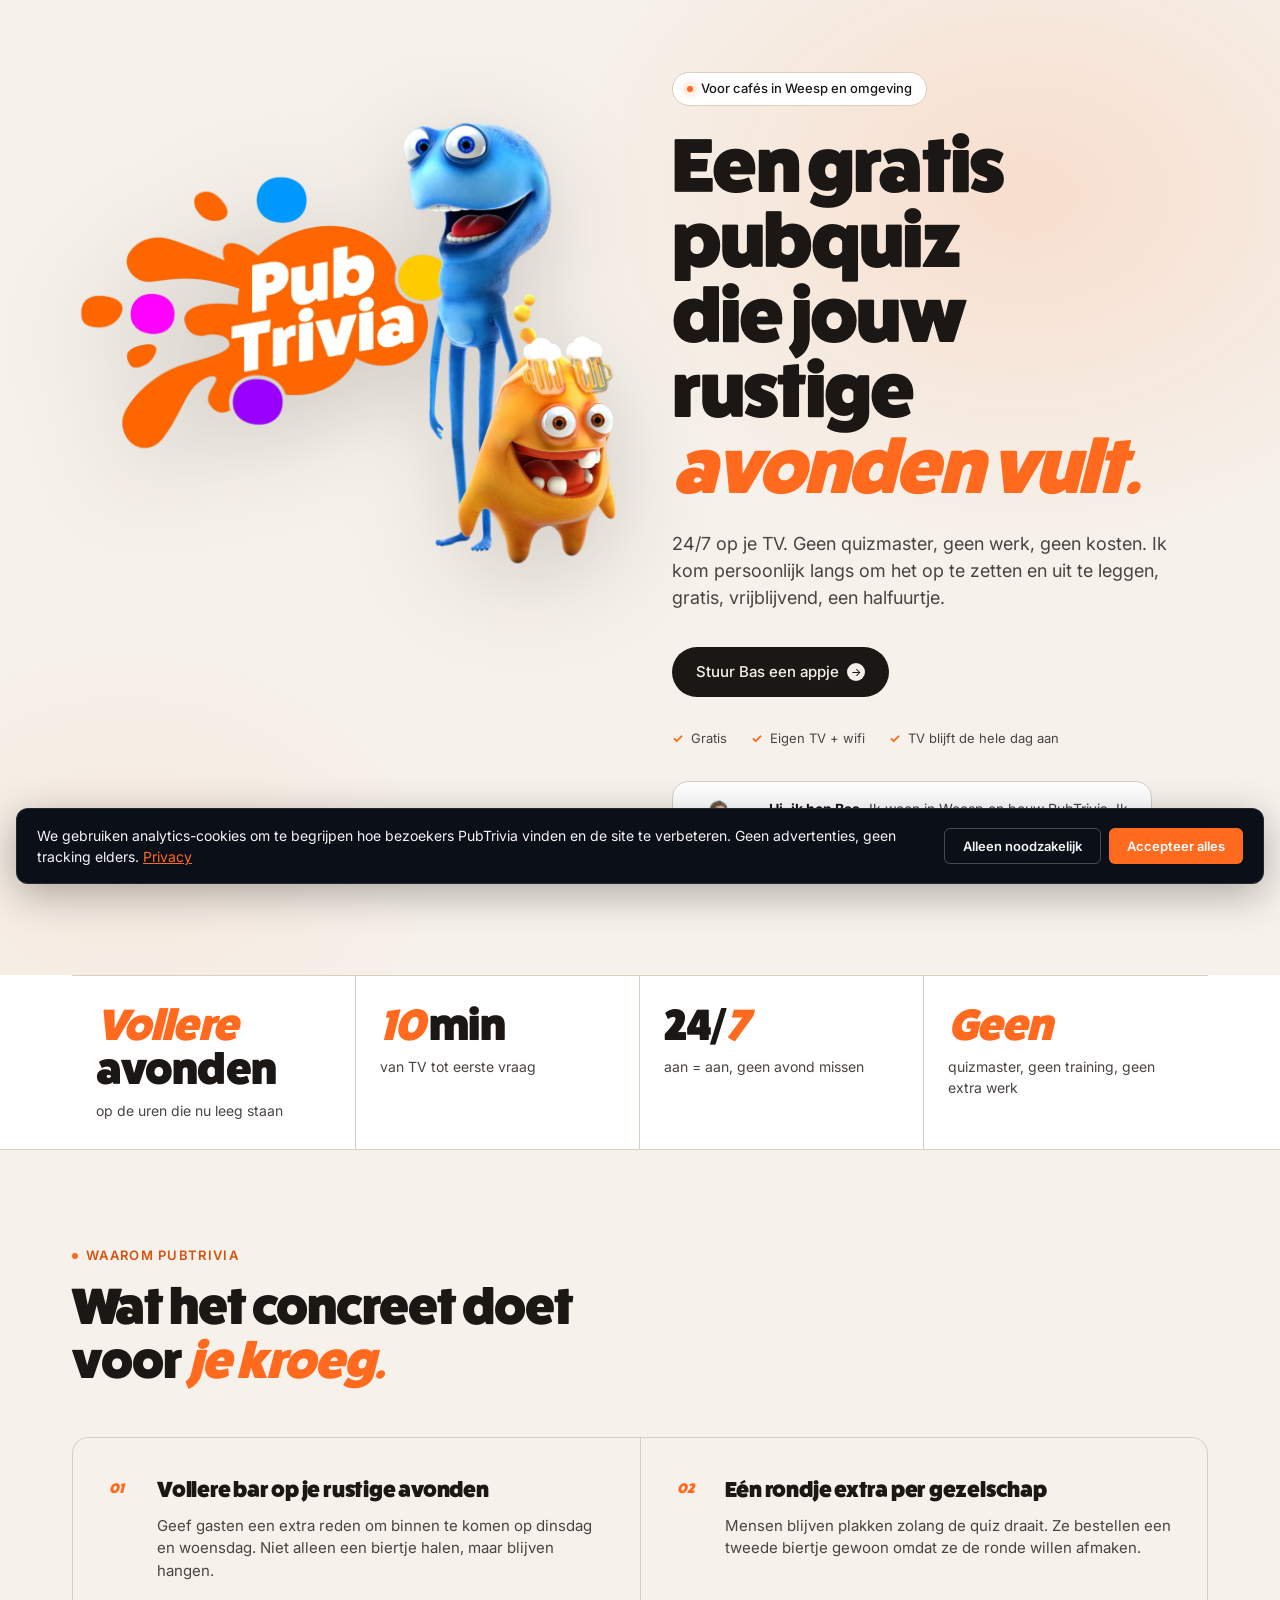
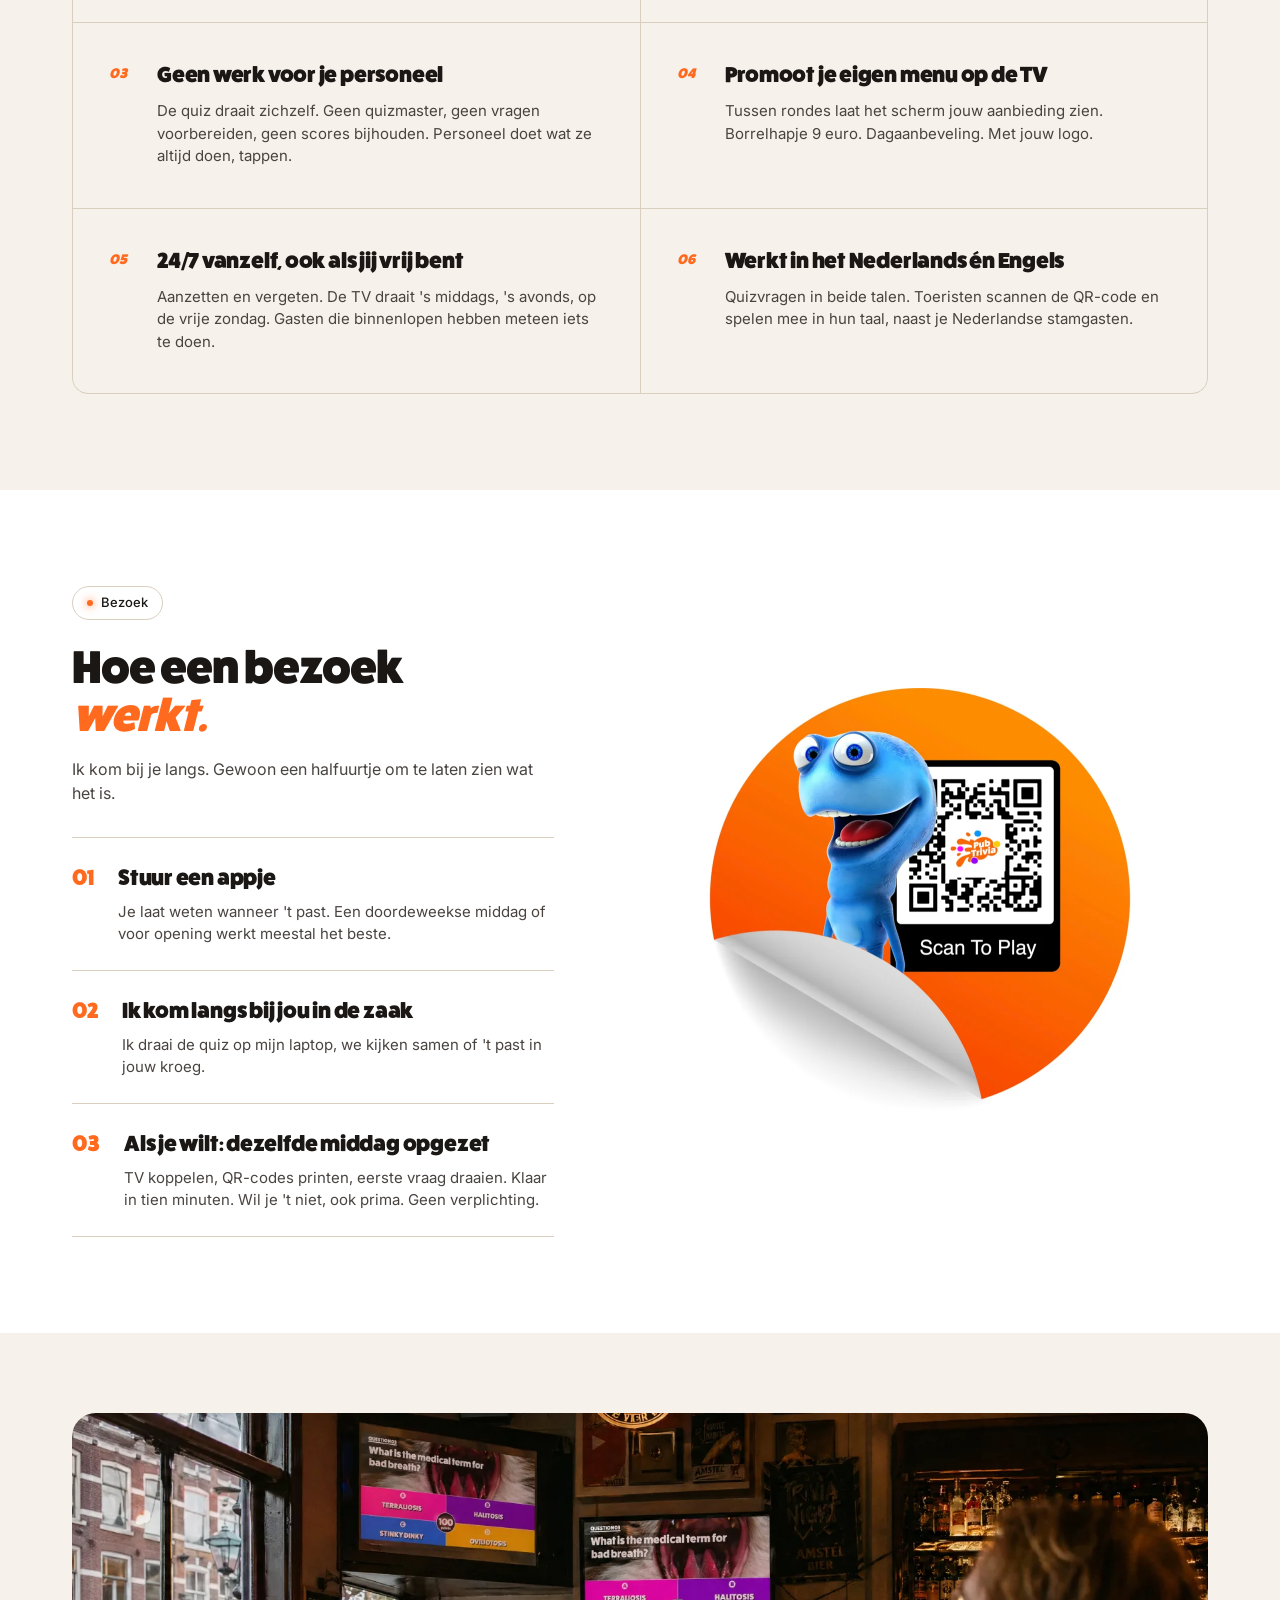
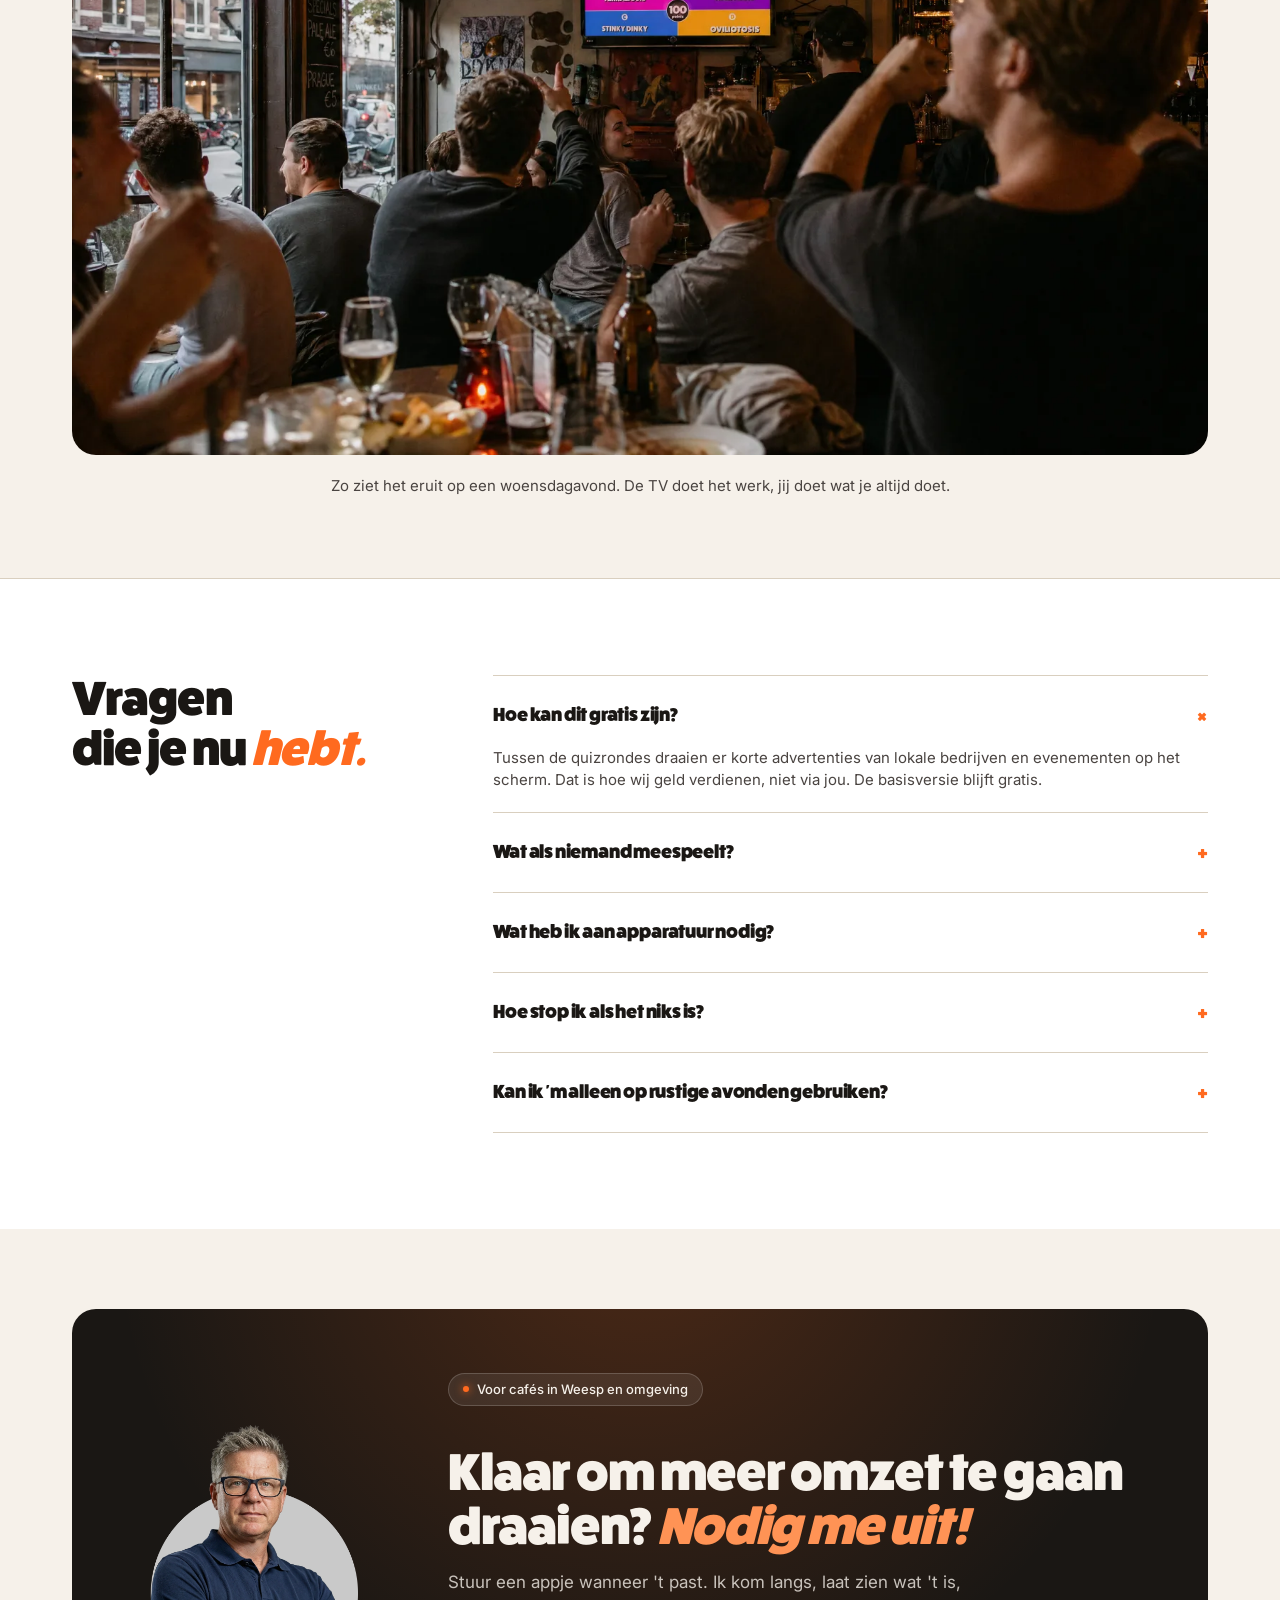
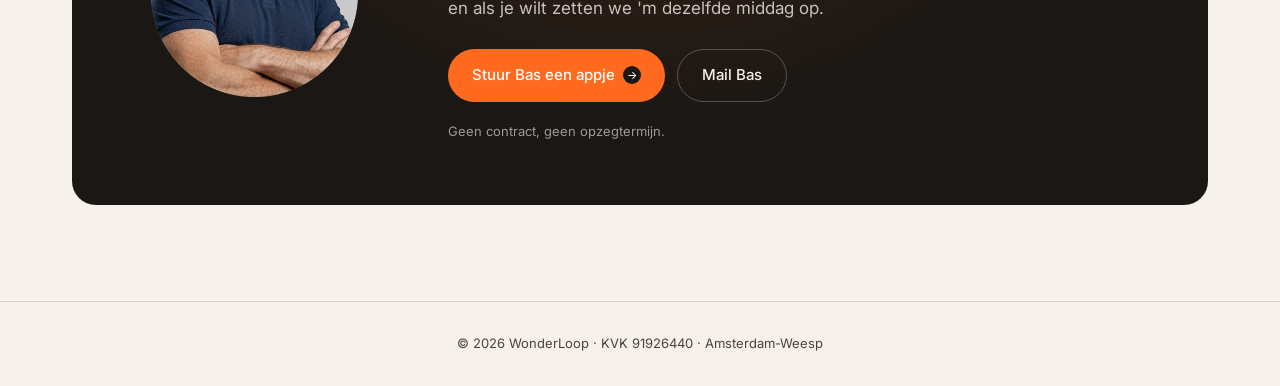
<file: PubTrivia Website/cafe/index.html>
<!DOCTYPE html>
<html lang="nl">
<head>
  <meta charset="UTF-8">
  <meta name="viewport" content="width=device-width, initial-scale=1">
  <title>Gratis pubquiz voor je café in Weesp — PubTrivia komt langs</title>
  <meta name="description" content="Een gratis pubquiz voor cafés in Weesp en omgeving. 24/7 op je TV, geen quizmaster, geen werk. Bas komt persoonlijk langs voor een demo.">
  <meta name="robots" content="index,follow">
  <link rel="icon" type="image/png" href="../assets/favicon.png">
  <link rel="apple-touch-icon" href="../assets/apple-touch-icon.png">
  <link rel="canonical" href="https://pub-trivia.nl/cafe">

  <meta property="og:type" content="website">
  <meta property="og:site_name" content="PubTrivia">
  <meta property="og:locale" content="nl_NL">
  <meta property="og:title" content="Gratis pubquiz voor je café in Weesp — PubTrivia komt langs">
  <meta property="og:description" content="Een gratis pubquiz voor cafés in Weesp en omgeving. 24/7 op je TV, geen quizmaster, geen werk.">
  <meta property="og:url" content="https://pub-trivia.nl/cafe">
  <meta property="og:image" content="https://pub-trivia.nl/assets/og-image.png">
  <meta property="og:image:width" content="1200">
  <meta property="og:image:height" content="630">
  <meta name="twitter:card" content="summary_large_image">
  <meta name="theme-color" content="#ff6a1f">
  <meta name="geo.region" content="NL">
  <meta name="geo.placename" content="Amsterdam-Weesp">

  <link rel="preconnect" href="https://fonts.googleapis.com">
  <link rel="preconnect" href="https://fonts.gstatic.com" crossorigin>
  <link rel="preload" href="https://fonts.googleapis.com/css2?family=Inter:wght@400;500;600;700&family=JetBrains+Mono:wght@400;500&display=swap" as="style" onload="this.onload=null;this.rel='stylesheet'">
  <noscript><link href="https://fonts.googleapis.com/css2?family=Inter:wght@400;500;600;700&family=JetBrains+Mono:wght@400;500&display=swap" rel="stylesheet"></noscript>
  <link rel="stylesheet" href="../styles/shared.css">

  <script type="application/ld+json">
  {
    "@context": "https://schema.org",
    "@graph": [
      {
        "@type": "Organization",
        "@id": "https://pub-trivia.nl/#wonderloop",
        "name": "WonderLoop",
        "url": "https://wonderloop.nl",
        "email": "info@pub-trivia.nl",
        "telephone": "+31681025396",
        "logo": "https://pub-trivia.nl/assets/pubtrivia-logo.png"
      },
      {
        "@type": "WebPage",
        "@id": "https://pub-trivia.nl/cafe#page",
        "url": "https://pub-trivia.nl/cafe",
        "name": "Gratis pubquiz voor je café in Weesp — PubTrivia komt langs",
        "description": "Een gratis pubquiz voor cafés in Weesp en omgeving. 24/7 op je TV, geen quizmaster, geen werk. Bas komt persoonlijk langs voor een demo.",
        "inLanguage": "nl-NL",
        "isPartOf": { "@id": "https://pub-trivia.nl/#website" }
      },
      {
        "@type": "FAQPage",
        "@id": "https://pub-trivia.nl/cafe#faq",
        "inLanguage": "nl-NL",
        "mainEntity": [
          {
            "@type": "Question",
            "name": "Hoe kan dit gratis zijn?",
            "acceptedAnswer": {
              "@type": "Answer",
              "text": "Tussen de quizrondes draaien er korte advertenties van lokale bedrijven en evenementen op het scherm. Dat is hoe wij geld verdienen, niet via jou. De basisversie blijft gratis."
            }
          },
          {
            "@type": "Question",
            "name": "Wat als niemand meespeelt?",
            "acceptedAnswer": {
              "@type": "Answer",
              "text": "De TV laat ook zonder spelers vragen, weetjes en jouw eigen aanbiedingen zien. Vaak begint één tafel, daarna volgt de rest."
            }
          },
          {
            "@type": "Question",
            "name": "Wat heb ik aan apparatuur nodig?",
            "acceptedAnswer": {
              "@type": "Answer",
              "text": "Een TV met HDMI-ingang en wifi. Wij leveren een TV stick waarmee het meteen werkt."
            }
          },
          {
            "@type": "Question",
            "name": "Hoe stop ik als het niks is?",
            "acceptedAnswer": {
              "@type": "Answer",
              "text": "Eén appje, ik kom 'm ophalen of je trekt de stekker eruit. Geen contract, geen opzegtermijn, geen kosten."
            }
          },
          {
            "@type": "Question",
            "name": "Kan ik 'm alleen op rustige avonden gebruiken?",
            "acceptedAnswer": {
              "@type": "Answer",
              "text": "Ja. Zet de TV gewoon uit op de avonden dat je 'm niet wilt. De quiz pakt vanzelf weer op als je 'm weer aanzet."
            }
          }
        ]
      }
    ]
  }
  </script>

  <style>
    html, body { margin: 0; padding: 0; background: #f0eee9; }
    .pt-root { width: 100%; }

    /* === Begin .pt-d namespace — kopie van homepage index.html === */
    .pt-d {
      --ink: #1a1714;
      --ink-soft: #4a4441;
      --paper: #f6f1ea;
      --paper-2: #fff;
      --paper-warm: #ede5d6;
      --line: #d9cfbf;
      --line-2: #c8bca6;
      --accent: #ff6a1f;
      --accent-deep: #d6520f;
      --accent-soft: #ffe8d6;
      --green: #1a8f4a;
      font-family: 'Inter', -apple-system, BlinkMacSystemFont, system-ui, sans-serif;
      color: var(--ink);
      background: var(--paper);
      line-height: 1.5;
      -webkit-font-smoothing: antialiased;
      font-size: 16px;
    }
    .pt-d .wrap { max-width: 1200px; margin: 0 auto; padding: 0 32px; }
    .pt-d .mono { font-family: 'JetBrains Mono', 'SF Mono', ui-monospace, monospace; }
    .pt-d .serif { font-family: 'Fat Frank', system-ui, sans-serif; }

    /* NAV — sticky */
    .pt-d .nav {
      position: sticky; top: 0; z-index: 50;
      backdrop-filter: blur(14px); background: rgba(246,241,234,0.78);
      border-bottom: 1px solid var(--line);
    }
    .pt-d .nav-inner {
      display: flex; align-items: center; justify-content: space-between;
      padding: 4px 32px; max-width: 1200px; margin: 0 auto;
    }
    .pt-d .logo { display: flex; align-items: center; gap: 10px; font-family: 'Fat Frank', sans-serif; font-size: 20px; text-decoration: none; color: inherit; }
    .pt-d .logo-img { height: 88px; width: auto; display: block; margin: -16px 0; }
    .pt-d .logo-mark {
      width: 30px; height: 30px; border-radius: 50%; background: var(--accent);
      display: flex; align-items: center; justify-content: center; color: white;
      font-size: 14px; font-family: 'Fat Frank', sans-serif;
    }
    .pt-d .nav-links { display: flex; gap: 32px; font-size: 14px; color: var(--ink-soft); }
    .pt-d .nav-links a:hover { color: var(--ink); }
    .pt-d .nav-cta-row { display: flex; gap: 10px; align-items: center; }
    .pt-d .lang-switch { display: inline-flex; align-items: center; gap: 6px; padding: 6px 10px; border: 1px solid var(--line); border-radius: 999px; background: white; transition: border-color 0.15s; }
    .pt-d .lang-switch:hover { border-color: var(--ink-soft); }
    .pt-d .lang-switch img { width: 18px; height: 18px; border-radius: 50%; object-fit: cover; display: block; }
    .pt-d .lang-switch span { font-size: 12px; font-weight: 600; color: var(--ink); letter-spacing: 0.04em; }

    /* BUTTONS */
    .pt-d .btn {
      display: inline-flex; align-items: center; gap: 8px;
      padding: 12px 18px; border-radius: 100px; border: none;
      font-size: 14px; font-weight: 500;
      transition: all 180ms cubic-bezier(.4,0,.2,1);
    }
    .pt-d .btn-primary { background: var(--ink); color: var(--paper); }
    .pt-d .btn-primary:hover { background: var(--accent); transform: translateY(-1px); }
    .pt-d .btn-ghost { background: transparent; color: var(--ink); border: 1px solid var(--line-2); }
    .pt-d .btn-ghost:hover { background: white; border-color: var(--ink); }
    .pt-d .btn-lg { padding: 14px 24px; font-size: 15px; }
    .pt-d .btn-arrow {
      width: 18px; height: 18px; border-radius: 50%;
      background: var(--accent); color: white; display: inline-flex;
      align-items: center; justify-content: center; font-size: 11px;
    }
    .pt-d .btn-primary .btn-arrow { background: var(--paper); color: var(--ink); }

    /* HERO */
    .pt-d .hero {
      position: relative; overflow: hidden;
      padding: 72px 0 96px;
      background:
        radial-gradient(ellipse 60% 60% at 80% 20%, rgba(255,106,31,0.14) 0%, transparent 60%),
        radial-gradient(ellipse 40% 40% at 10% 90%, rgba(255,106,31,0.06) 0%, transparent 60%);
    }
    .pt-d .hero-grid {
      display: grid; grid-template-columns: 1fr 1fr; gap: 64px; align-items: center;
    }
    /* /cafe/ specific: visueel kolom-swap (DOM blijft tekst-eerst voor SEO/screenreader) */
    .pt-d .hero-grid > div:first-child { order: 2; }
    .pt-d .hero-grid > div:last-child { order: 1; align-self: start; margin-top: 35px; }
    .pt-d .pill {
      display: inline-flex; align-items: center; gap: 8px;
      background: white; border: 1px solid var(--line);
      color: var(--ink); padding: 6px 14px; border-radius: 100px;
      font-size: 13px; font-weight: 500; margin-bottom: 24px;
    }
    .pt-d .pill::before {
      content: ''; width: 6px; height: 6px; border-radius: 50%;
      background: var(--accent); box-shadow: 0 0 8px var(--accent);
      animation: ptDPulse 2s ease infinite;
    }
    @keyframes ptDPulse {
      0%, 100% { opacity: 1; } 50% { opacity: 0.4; }
    }
    .pt-d .hero h1 {
      font-family: 'Fat Frank', system-ui, sans-serif;
      font-weight: 400;
      font-size: clamp(48px, 6vw, 80px);
      line-height: 0.98; letter-spacing: -0.025em;
      margin-bottom: 24px;
    }
    .pt-d .hero h1 em { color: var(--accent); }
    .pt-d .hero p.lead {
      font-size: 18px; color: var(--ink-soft);
      max-width: 560px; margin-bottom: 36px;
    }
    .pt-d .hero-cta { display: flex; gap: 12px; align-items: center; flex-wrap: wrap; }
    .pt-d .hero-meta {
      margin-top: 32px; display: flex; gap: 20px 24px;
      font-size: 13px; color: var(--ink-soft);
      flex-wrap: wrap;
    }
    .pt-d .hero-meta-item { display: flex; align-items: center; gap: 8px; }
    .pt-d .hero-meta-item::before {
      content: '✓'; color: var(--accent); font-weight: bold;
    }

    /* HERO CARD — ROI mockup */
    .pt-d .roi-card {
      background: white;
      border: 1px solid var(--line);
      border-radius: 20px; padding: 32px;
      box-shadow: 0 30px 80px rgba(26,23,20,0.10);
      position: relative;
    }
    .pt-d .roi-card-head {
      display: flex; justify-content: space-between; align-items: center;
      padding-bottom: 16px; border-bottom: 1px solid var(--line);
      margin-bottom: 20px;
    }
    .pt-d .roi-card-title { font-size: 13px; color: var(--ink-soft); text-transform: uppercase; letter-spacing: 0.08em; }
    .pt-d .roi-card-live { display: flex; align-items: center; gap: 6px; font-size: 12px; color: var(--accent-deep); font-weight: 600; }
    .pt-d .roi-card-live::before {
      content: ''; width: 6px; height: 6px; border-radius: 50%;
      background: var(--accent); animation: ptDPulse 2s infinite;
    }
    .pt-d .roi-row { display: flex; justify-content: space-between; padding: 12px 0; border-bottom: 1px solid var(--line); font-size: 14px; }
    .pt-d .roi-row:last-of-type { border-bottom: none; }
    .pt-d .roi-row span:first-child { color: var(--ink-soft); }
    .pt-d .roi-row span:last-child { font-family: 'JetBrains Mono', monospace; }
    .pt-d .roi-total {
      margin-top: 20px; padding-top: 20px; border-top: 2px solid var(--ink);
      display: flex; justify-content: space-between; align-items: baseline;
    }
    .pt-d .roi-total-label { font-size: 14px; color: var(--ink-soft); }
    .pt-d .roi-total-value {
      font-family: 'Fat Frank', system-ui, sans-serif;
      font-weight: 400;
      font-size: 48px; color: var(--accent); line-height: 1;
      letter-spacing: -0.02em;
    }
    .pt-d .roi-mascot {
      position: absolute; right: -32px; top: -52px; width: 130px;
      transform: rotate(8deg);
      filter: drop-shadow(0 12px 24px rgba(26,23,20,0.18));
    }
    .pt-d .roi-bars { margin-top: 20px; display: flex; align-items: flex-end; gap: 6px; height: 56px; }
    .pt-d .roi-bar { flex: 1; background: var(--accent-soft); border-radius: 4px; }
    .pt-d .roi-bar.full { background: var(--accent); }

    /* QUICK FACTS */
    .pt-d .facts {
      display: grid; grid-template-columns: repeat(4, 1fr); gap: 0;
      border-top: 1px solid var(--line);
      background: white;
    }
    .pt-d .fact { padding: 28px 24px; border-right: 1px solid var(--line); }
    .pt-d .fact:last-child { border-right: none; }
    .pt-d .fact-num {
      font-family: 'Fat Frank', system-ui, sans-serif;
      font-weight: 400;
      font-size: 44px; line-height: 1; margin-bottom: 8px;
      letter-spacing: -0.02em;
    }
    .pt-d .fact-num em { font-style: italic; color: var(--accent); }
    .pt-d .fact-label { font-size: 14px; color: var(--ink-soft); }

    /* TRUST */
    .pt-d .trust { padding: 40px 0; border-top: 1px solid var(--line); border-bottom: 1px solid var(--line); background: white; }
    .pt-d .trust-inner {
      display: flex; align-items: center; gap: 48px;
      justify-content: space-between; flex-wrap: wrap;
    }
    .pt-d .trust-label { font-size: 13px; color: var(--ink-soft); text-transform: uppercase; letter-spacing: 0.1em; flex-shrink: 0; }
    .pt-d .trust-logos { display: flex; gap: 40px; align-items: center; flex-wrap: wrap; }
    .pt-d .trust-logo { font-family: 'Fat Frank', serif; font-size: 22px; color: var(--ink-soft); opacity: 0.75; transition: opacity 200ms; }
    .pt-d .trust-logo:hover { opacity: 1; color: var(--ink); }
    .pt-d .trust-logo.serif { font-family: 'Fat Frank', system-ui, sans-serif; font-weight: 500; }
    .pt-d .trust-logo.upper { text-transform: uppercase; letter-spacing: 0.12em; font-size: 16px; font-family: 'Inter', sans-serif; font-weight: 600; }

    /* STATS */
    .pt-d .stats {
      padding: 96px 0;
      border-bottom: 1px solid var(--line);
    }
    .pt-d .stats-head { text-align: center; margin-bottom: 56px; }
    .pt-d .stats-head h2 {
      font-family: 'Fat Frank', system-ui, sans-serif;
      font-weight: 400;
      font-size: clamp(36px, 4.4vw, 56px);
      line-height: 1.05; letter-spacing: -0.02em;
    }
    .pt-d .stats-head h2 em { color: var(--accent); }
    .pt-d .stats-head p { color: var(--ink-soft); margin-top: 16px; max-width: 720px; margin-left: auto; margin-right: auto; }
    .pt-d .stats-grid { display: grid; grid-template-columns: repeat(3, 1fr); gap: 24px; }
    .pt-d .stat-card {
      background: white; border: 1px solid var(--line);
      border-radius: 16px; padding: 32px;
      transition: all 200ms;
    }
    .pt-d .stat-card:hover { border-color: var(--ink); transform: translateY(-2px); }
    .pt-d .stat-num {
      font-family: 'Fat Frank', system-ui, sans-serif;
      font-weight: 400;
      font-size: 64px; line-height: 1;
      color: var(--accent); margin-bottom: 12px;
      letter-spacing: -0.02em;
    }
    .pt-d .stat-num .unit { font-size: 32px; opacity: 0.7; font-style: normal; }
    .pt-d .stat-label { font-weight: 600; margin-bottom: 8px; }
    .pt-d .stat-sub { font-size: 14px; color: var(--ink-soft); }

    /* HOW */
    .pt-d .how { padding: 96px 0; background: white; }
    .pt-d .how-grid { display: grid; grid-template-columns: 0.9fr 1.1fr; gap: 64px; align-items: center; }
    .pt-d .how-grid h2 {
      font-family: 'Fat Frank', system-ui, sans-serif; font-weight: 400;
      font-size: clamp(32px, 3.6vw, 48px); line-height: 1.05;
      letter-spacing: -0.02em; margin-bottom: 16px;
    }
    .pt-d .how-grid h2 em { color: var(--accent); }
    .pt-d .step-list { list-style: none; counter-reset: step; }
    .pt-d .step-item {
      counter-increment: step;
      padding: 24px 0; border-top: 1px solid var(--line);
      display: grid; grid-template-columns: auto 1fr; gap: 24px; align-items: start;
    }
    .pt-d .step-item:last-child { border-bottom: 1px solid var(--line); }
    .pt-d .step-item::before {
      content: '0' counter(step);
      font-family: 'Fat Frank', system-ui, sans-serif;
      font-size: 22px; color: var(--accent); padding-top: 0;
    }
    .pt-d .step-item h3 {
      font-family: 'Fat Frank', system-ui, sans-serif; font-weight: 500;
      font-size: 22px; margin-bottom: 6px; letter-spacing: -0.01em;
    }
    .pt-d .step-item p { color: var(--ink-soft); font-size: 15px; }
    .pt-d .how-visual {
      aspect-ratio: 4/3.2;
      display: flex; align-items: center; justify-content: center;
      position: relative;
    }
    .pt-d .how-sticker {
      width: 92%; max-width: 460px; height: auto; display: block;
    }

    /* FEATURES */
    .pt-d .features { padding: 96px 0; border-top: 1px solid var(--line); }
    .pt-d .features-head { margin-bottom: 48px; }
    .pt-d .features-eyebrow {
      font-size: 13px; color: var(--accent-deep); font-weight: 600;
      letter-spacing: 0.1em; text-transform: uppercase;
      display: flex; align-items: center; gap: 8px; margin-bottom: 16px;
    }
    .pt-d .features-eyebrow::before {
      content: ''; display: inline-block; width: 6px; height: 6px;
      border-radius: 50%; background: var(--accent);
    }
    .pt-d .features-head h2 {
      font-family: 'Fat Frank', system-ui, sans-serif; font-weight: 400;
      font-size: clamp(36px, 4vw, 56px);
      line-height: 1.05; letter-spacing: -0.02em; max-width: 720px;
    }
    .pt-d .features-head h2 em { color: var(--accent); font-style: italic; }
    .pt-d .features-sub {
      margin-top: 18px; font-size: 15px; color: var(--ink-soft); max-width: 600px;
    }
    .pt-d .benefits-grid {
      display: grid; grid-template-columns: repeat(2, 1fr); gap: 1px;
      background: var(--line); border: 1px solid var(--line); border-radius: 16px; overflow: hidden;
    }
    .pt-d .benefit {
      background: var(--paper); padding: 36px 36px 40px;
      display: flex; gap: 20px; transition: background 150ms;
    }
    .pt-d .benefit:hover { background: white; }
    .pt-d .benefit-num {
      font-family: 'Fat Frank', system-ui, sans-serif;
      font-size: 14px; font-style: italic; color: var(--accent);
      flex-shrink: 0; padding-top: 4px; min-width: 28px;
    }
    .pt-d .benefit h3 {
      font-family: 'Fat Frank', system-ui, sans-serif;
      font-weight: 500; font-size: 22px; margin-bottom: 8px;
      letter-spacing: -0.01em;
    }
    .pt-d .benefit p { color: var(--ink-soft); font-size: 15px; line-height: 1.5; }
    .pt-d .feat {
      background: white; border: 1px solid var(--line);
      border-radius: 14px; padding: 28px;
      transition: all 200ms;
    }
    .pt-d .feat:hover { border-color: var(--ink); transform: translateY(-2px); }
    .pt-d .feat-tag {
      display: inline-block; font-family: 'JetBrains Mono', monospace; font-size: 11px;
      color: var(--accent-deep); background: var(--accent-soft); padding: 4px 8px; border-radius: 4px;
      margin-bottom: 16px;
    }
    .pt-d .feat h3 {
      font-family: 'Fat Frank', system-ui, sans-serif; font-weight: 500;
      font-size: 20px; margin-bottom: 8px; letter-spacing: -0.01em;
    }
    .pt-d .feat p { color: var(--ink-soft); font-size: 14px; }

    /* QUOTES */
    .pt-d .quote-row {
      padding: 96px 0;
      border-top: 1px solid var(--line);
    }
    .pt-d .quote-row .wrap > div { display: grid; grid-template-columns: repeat(2, 1fr); gap: 24px; }
    .pt-d .quote-card {
      padding: 32px; border: 1px solid var(--line); border-radius: 16px;
      background: white;
    }
    .pt-d .quote-stars { color: var(--accent); margin-bottom: 16px; font-size: 14px; letter-spacing: 4px; }
    .pt-d .quote-card blockquote {
      font-family: 'Fat Frank', system-ui, sans-serif; font-weight: 400;
      font-size: 22px; line-height: 1.3; letter-spacing: -0.01em;
      margin-bottom: 24px;
    }
    .pt-d .quote-author { display: flex; align-items: center; gap: 12px; font-size: 14px; }
    .pt-d .quote-avatar {
      width: 40px; height: 40px; border-radius: 50%;
      background: var(--accent);
      display: flex; align-items: center; justify-content: center;
      color: white; font-family: 'Fat Frank', sans-serif; font-size: 16px;
    }
    .pt-d .quote-author-name strong { display: block; }
    .pt-d .quote-author-name span { color: var(--ink-soft); font-size: 13px; }

    /* FAQ */
    .pt-d .faq { padding: 96px 0; border-top: 1px solid var(--line); background: white; }
    .pt-d .faq-grid { display: grid; grid-template-columns: 1fr 2fr; gap: 64px; }
    .pt-d .faq-grid h2 {
      font-family: 'Fat Frank', system-ui, sans-serif; font-weight: 400;
      font-size: clamp(36px, 4vw, 48px); letter-spacing: -0.02em; line-height: 1.05;
    }
    .pt-d .faq-grid h2 em { color: var(--accent); }
    .pt-d .faq-list { display: flex; flex-direction: column; }
    .pt-d .faq-item { border-top: 1px solid var(--line); padding: 20px 0; }
    .pt-d .faq-item:last-child { border-bottom: 1px solid var(--line); }
    .pt-d .faq-item summary {
      list-style: none; cursor: pointer;
      display: flex; justify-content: space-between; align-items: center;
      font-family: 'Fat Frank', system-ui, sans-serif; font-weight: 500;
      font-size: 19px; letter-spacing: -0.01em;
    }
    .pt-d .faq-item summary::-webkit-details-marker { display: none; }
    .pt-d .faq-item summary::after {
      content: '+'; font-family: 'Fat Frank', system-ui, sans-serif;
      color: var(--accent); font-size: 26px;
      transition: transform 200ms;
    }
    .pt-d .faq-item[open] summary::after { transform: rotate(45deg); }
    .pt-d .faq-item p { color: var(--ink-soft); font-size: 15px; margin-top: 12px; }

    /* CTA */
    .pt-d .cta {
      margin: 0 32px 96px; max-width: 1136px;
      margin-left: auto; margin-right: auto;
      background: var(--ink); color: var(--paper);
      border-radius: 24px; padding: 80px 48px;
      text-align: center; position: relative; overflow: hidden;
    }
    .pt-d .cta::before {
      content: ''; position: absolute; inset: -20%;
      background: radial-gradient(circle at 50% 0%, rgba(255,106,31,0.22) 0%, transparent 50%);
      pointer-events: none;
    }
    .pt-d .cta-inner { position: relative; }
    .pt-d .cta .pill {
      background: rgba(255,255,255,0.08); border-color: rgba(255,255,255,0.18); color: var(--paper);
    }
    .pt-d .cta h2 {
      font-family: 'Fat Frank', system-ui, sans-serif; font-weight: 400;
      font-size: clamp(40px, 5vw, 64px);
      line-height: 1; letter-spacing: -0.02em;
      margin-bottom: 16px;
    }
    .pt-d .cta h2 em { color: #ff9355; }
    .pt-d .cta p { color: rgba(246,241,234,0.7); font-size: 17px; margin-bottom: 36px; max-width: 520px; margin-left: auto; margin-right: auto; }
    .pt-d .cta .btn-row { display: flex; gap: 12px; justify-content: center; flex-wrap: wrap; }
    .pt-d .cta .btn-primary { background: var(--accent); color: white; }
    .pt-d .cta .btn-primary:hover { background: white; color: var(--ink); }
    .pt-d .cta .btn-primary .btn-arrow { background: var(--ink); color: var(--paper); }
    .pt-d .cta .btn-ghost { background: transparent; color: var(--paper); border-color: rgba(255,255,255,0.25); }
    .pt-d .cta .btn-ghost:hover { background: rgba(255,255,255,0.08); border-color: var(--paper); }

    /* FOOTER */
    .pt-d footer { border-top: 1px solid var(--line); padding: 56px 0 40px; }
    .pt-d .footer-grid { display: grid; grid-template-columns: 2fr 1fr 1fr 1fr; gap: 32px; }
    .pt-d footer h4 { font-family: 'Fat Frank', system-ui, sans-serif; font-size: 16px; margin-bottom: 16px; color: var(--ink); font-weight: 500; }
    .pt-d footer ul { list-style: none; display: flex; flex-direction: column; gap: 10px; font-size: 14px; }
    .pt-d footer ul a { color: var(--ink-soft); }
    .pt-d footer ul a:hover { color: var(--accent); }
    .pt-d .footer-tag { color: var(--ink-soft); font-size: 14px; margin-top: 12px; max-width: 320px; }
    .pt-d .footer-legal {
      margin-top: 48px; padding-top: 24px; border-top: 1px solid var(--line);
      display: flex; justify-content: space-between; font-size: 13px; color: var(--ink-soft);
    }

    /* --- RESPONSIVE: tablet (<=900px) --- */
    @media (max-width: 900px) {
      .pt-d .wrap { padding: 0 24px; }
      .pt-d .nav-inner { padding: 4px 24px; gap: 12px; }
      .pt-d .nav-links { display: none; }
      .pt-d .hero { padding: 48px 0 64px; }
      .pt-d .hero-grid { grid-template-columns: 1fr; gap: 56px; }
      .pt-d .roi-card { padding: 28px; }
      .pt-d .roi-mascot { width: 100px; right: -10px; top: -50px; }
      .pt-d .facts { grid-template-columns: repeat(2, 1fr); }
      .pt-d .fact:nth-child(2n) { border-right: none; }
      .pt-d .fact:nth-child(-n+2) { border-bottom: 1px solid var(--line); }
      .pt-d .stats { padding: 64px 0; }
      .pt-d .stats-grid { grid-template-columns: 1fr; gap: 16px; }
      .pt-d .how { padding: 64px 0; }
      .pt-d .how-grid { grid-template-columns: 1fr; gap: 32px; }
      .pt-d .features { padding: 64px 0; }
      .pt-d .benefits-grid { grid-template-columns: 1fr; }
      .pt-d .quote-row { padding: 64px 0; }
      .pt-d .faq { padding: 64px 0; }
      .pt-d .faq-grid { grid-template-columns: 1fr; gap: 32px; }
      .pt-d .cta { padding: 56px 28px; margin: 0 16px 64px; border-radius: 18px; }
      .pt-d footer { padding: 40px 0 32px; }
      .pt-d .footer-grid { grid-template-columns: repeat(2, 1fr); gap: 32px; }
      .pt-d .footer-legal { flex-direction: column; gap: 12px; align-items: flex-start; }
      .pt-d .trust-inner { gap: 24px; }
      .pt-d .trust-logos { gap: 28px; }
      .pt-d .features-head h2, .pt-d .stats-head h2 { max-width: none; }
    }

    /* --- RESPONSIVE: phone (<=600px) --- */
    @media (max-width: 600px) {
      .pt-d .wrap { padding: 0 18px; }
      .pt-d .nav-inner { padding: 4px 18px; }
      .pt-d .logo-img { height: 56px; margin: -8px 0; }
      .pt-d .nav-cta-row { gap: 8px; }
      .pt-d .btn { font-size: 13px; padding: 11px 14px; }
      .pt-d .btn-lg { padding: 13px 18px; font-size: 14px; }
      .pt-d .hero { padding: 32px 0 56px; }
      .pt-d .roi-card { padding: 22px; }
      .pt-d .roi-mascot { width: 78px; right: -6px; top: -38px; }
      .pt-d .roi-total { flex-direction: column; align-items: flex-start; gap: 4px; }
      .pt-d .roi-total-value { font-size: 32px !important; }
      .pt-d .facts { grid-template-columns: 1fr; }
      .pt-d .fact { border-right: none; border-bottom: 1px solid var(--line); padding: 22px 16px; }
      .pt-d .fact:last-child { border-bottom: none; }
      .pt-d .fact-num { font-size: 36px; }
      .pt-d .stat-card { padding: 26px; }
      .pt-d .step-item { gap: 16px; padding: 22px 0; }
      .pt-d .step-item::before { font-size: 18px; }
      .pt-d .benefit { padding: 26px 24px 28px; gap: 16px; }
      .pt-d .quote-card { padding: 24px; }
      .pt-d .quote-card blockquote { font-size: 19px; }
      .pt-d .faq-item summary { font-size: 17px; }
      .pt-d .cta { padding: 48px 22px; margin: 0 12px 56px; border-radius: 16px; }
      .pt-d .footer-grid { grid-template-columns: 1fr; gap: 24px; }
      .pt-d .hero-meta { gap: 8px 16px; }
      .pt-d .trust { padding: 28px 0; }
      .pt-d .trust-inner { gap: 16px; }
      .pt-d .trust-logo { font-size: 18px; }
      .pt-d .trust-logo.upper { font-size: 14px; }
    }

    /* --- PREFERS REDUCED MOTION --- */
    @media (prefers-reduced-motion: reduce) {
      .pt-d *, .pt-d *::before, .pt-d *::after {
        animation-duration: 0.01ms !important;
        animation-iteration-count: 1 !important;
        transition-duration: 0.01ms !important;
      }
    }
    /* === Einde .pt-d namespace === */

    /* === Nieuwe regels specifiek voor /cafe/ === */

    /* Bas micro-card in hero */
    .pt-d .bas-micro {
      margin-top: 32px;
      display: flex; align-items: center; gap: 16px;
      padding: 16px;
      background: white; border: 1px solid var(--line);
      border-radius: 16px;
      max-width: 480px;
    }
    .pt-d .bas-micro img {
      width: 64px; height: 64px; flex-shrink: 0;
      object-fit: contain;
    }
    .pt-d .bas-micro p {
      margin: 0; font-size: 14px; color: var(--ink-soft); line-height: 1.5;
    }
    .pt-d .bas-micro p strong { color: var(--ink); }

    /* Eindblok met foto — twee-koloms */
    .pt-d .cta-photo {
      margin: 0 32px 96px;
      max-width: 1136px;
      margin-left: auto; margin-right: auto;
      background: var(--ink); color: var(--paper);
      border-radius: 24px; padding: 64px 48px;
      position: relative; overflow: hidden;
    }
    .pt-d .cta-photo::before {
      content: ''; position: absolute; inset: -20%;
      background: radial-gradient(circle at 50% 0%, rgba(255,106,31,0.22) 0%, transparent 50%);
      pointer-events: none;
    }
    .pt-d .cta-photo-grid {
      position: relative;
      display: grid; grid-template-columns: 280px 1fr; gap: 48px; align-items: center;
    }
    .pt-d .cta-photo img {
      width: 280px; height: auto; display: block;
    }
    .pt-d .cta-photo .pill {
      background: rgba(255,255,255,0.08); border-color: rgba(255,255,255,0.18); color: var(--paper);
    }
    .pt-d .cta-photo h2 {
      font-family: 'Fat Frank', system-ui, sans-serif; font-weight: 400;
      font-size: clamp(32px, 4.4vw, 52px);
      line-height: 1.04; letter-spacing: -0.02em;
      margin: 16px 0;
    }
    .pt-d .cta-photo h2 em { color: #ff9355; font-style: italic; }
    .pt-d .cta-photo p { color: rgba(246,241,234,0.78); font-size: 17px; margin: 0 0 28px; max-width: 520px; }
    .pt-d .cta-photo .btn-row { display: flex; gap: 12px; flex-wrap: wrap; }
    .pt-d .cta-photo .btn-primary { background: var(--accent); color: white; }
    .pt-d .cta-photo .btn-primary:hover { background: white; color: var(--ink); }
    .pt-d .cta-photo .btn-primary .btn-arrow { background: var(--ink); color: var(--paper); }
    .pt-d .cta-photo .btn-ghost { background: transparent; color: var(--paper); border-color: rgba(255,255,255,0.25); }
    .pt-d .cta-photo .btn-ghost:hover { background: rgba(255,255,255,0.08); border-color: var(--paper); }
    .pt-d .cta-photo .disclaimer {
      margin-top: 20px; font-size: 13px; color: rgba(246,241,234,0.6);
    }

    /* Minimale footer — geen links */
    .pt-d .footer-min {
      padding: 32px 0;
      border-top: 1px solid var(--line);
      text-align: center;
      font-size: 13px;
      color: var(--ink-soft);
    }

    /* Hero visual op /cafe/ — bargefoto (niet meer gebruikt, bewaard voor evt. fallback) */
    .pt-d .hero-bar-photo {
      width: 100%; height: auto; display: block;
      border-radius: 20px;
      box-shadow: 0 30px 80px rgba(26,23,20,0.10);
      aspect-ratio: 4/3;
      object-fit: cover;
    }

    /* Hero visual — monster-duo + logo (transparante PNG/WebP)
       Overflowt alleen naar rechts (in de kolom-gap), nooit voorbij .wrap aan de linkerkant. */
    .pt-d .hero-monsters {
      width: 110%; max-width: 110%;
      height: auto; display: block;
      margin: 0 -10% 0 0;
      filter: drop-shadow(0 24px 48px rgba(26,23,20,0.18));
    }

    /* Responsive aanpassingen voor /cafe/-specifieke blokken */
    @media (max-width: 900px) {
      .pt-d .cta-photo { padding: 48px 32px; margin: 0 16px 64px; }
      .pt-d .cta-photo-grid { grid-template-columns: 1fr; gap: 32px; text-align: center; }
      .pt-d .cta-photo img { margin: 0 auto; width: 200px; }
      .pt-d .cta-photo .btn-row { justify-content: center; }
      .pt-d .hero-monsters { width: 100%; max-width: 100%; margin: 0; }
    }
    @media (max-width: 600px) {
      .pt-d .bas-micro { padding: 12px; gap: 12px; }
      .pt-d .bas-micro img { width: 52px; height: 52px; }
      .pt-d .cta-photo { padding: 40px 22px; margin: 0 12px 56px; border-radius: 16px; }
      .pt-d .cta-photo img { width: 160px; }
    }
  </style>

  <!-- Analytics + cookie consent (zelfde GA4 + privacy-banner als homepage) -->
  <script defer src="../assets/analytics.js" data-ga-id="G-PC0DQTYR5B"></script>
</head>
<body>
<div class="pt-root">
<div class="pt-d">

  <!-- HERO -->
  <section class="hero">
    <div class="wrap">
      <div class="hero-grid">
        <div>
          <div class="pill">Voor cafés in Weesp en omgeving</div>
          <h1>
            Een gratis pubquiz<br>
            die jouw rustige<br>
            <em>avonden vult.</em>
          </h1>
          <p class="lead">
            24/7 op je TV. Geen quizmaster, geen werk, geen kosten. Ik kom persoonlijk langs om het op te zetten en uit te leggen, gratis, vrijblijvend, een halfuurtje.
          </p>
          <div class="hero-cta">
            <a href="https://wa.me/31681025396?text=Hoi%20Bas%2C%20ik%20zie%20jouw%20PubTrivia%20pagina%20%E2%80%94%20ik%20heb%20een%20kroeg%20in%20%5Bplaats%5D%20en%20wil%20wel%20even%20kennismaken" class="btn btn-primary btn-lg">
              Stuur Bas een appje
              <span class="btn-arrow">→</span>
            </a>
          </div>
          <div class="hero-meta">
            <div class="hero-meta-item">Gratis</div>
            <div class="hero-meta-item">Eigen TV + wifi</div>
            <div class="hero-meta-item">TV blijft de hele dag aan</div>
          </div>
          <div class="bas-micro">
            <img src="../assets/bas-portrait.webp" alt="Bas Dumoulin, maker van PubTrivia">
            <p><strong>Hi, ik ben Bas.</strong> Ik woon in Weesp en bouw PubTrivia. Ik kan binnen 45 minuten bij je langskomen. Geen verkooppraat, gewoon laten zien wat 't is.</p>
          </div>
        </div>

        <div>
          <img src="../assets/monster-duo-logo.webp" alt="PubTrivia logo met de twee monster-mascottes" class="hero-monsters" loading="eager" width="1200" height="960">
        </div>
      </div>
    </div>
  </section>

  <!-- FACT-STRIP -->
  <section style="background:white">
    <div class="wrap">
      <div class="facts">
        <div class="fact">
          <div class="fact-num"><em>Vollere</em> avonden</div>
          <div class="fact-label">op de uren die nu leeg staan</div>
        </div>
        <div class="fact">
          <div class="fact-num"><em>10</em> min</div>
          <div class="fact-label">van TV tot eerste vraag</div>
        </div>
        <div class="fact">
          <div class="fact-num">24/<em>7</em></div>
          <div class="fact-label">aan = aan, geen avond missen</div>
        </div>
        <div class="fact">
          <div class="fact-num"><em>Geen</em></div>
          <div class="fact-label">quizmaster, geen training, geen extra werk</div>
        </div>
      </div>
    </div>
  </section>

  <!-- BENEFITS -->
  <section class="features">
    <div class="wrap">
      <div class="features-head">
        <div class="features-eyebrow">Waarom PubTrivia</div>
        <h2>Wat het concreet doet<br>voor <em>je kroeg.</em></h2>
      </div>
      <div class="benefits-grid">
        <div class="benefit">
          <div class="benefit-num">01</div>
          <div>
            <h3>Vollere bar op je rustige avonden</h3>
            <p>Geef gasten een extra reden om binnen te komen op dinsdag en woensdag. Niet alleen een biertje halen, maar blijven hangen.</p>
          </div>
        </div>
        <div class="benefit">
          <div class="benefit-num">02</div>
          <div>
            <h3>Eén rondje extra per gezelschap</h3>
            <p>Mensen blijven plakken zolang de quiz draait. Ze bestellen een tweede biertje gewoon omdat ze de ronde willen afmaken.</p>
          </div>
        </div>
        <div class="benefit">
          <div class="benefit-num">03</div>
          <div>
            <h3>Geen werk voor je personeel</h3>
            <p>De quiz draait zichzelf. Geen quizmaster, geen vragen voorbereiden, geen scores bijhouden. Personeel doet wat ze altijd doen, tappen.</p>
          </div>
        </div>
        <div class="benefit">
          <div class="benefit-num">04</div>
          <div>
            <h3>Promoot je eigen menu op de TV</h3>
            <p>Tussen rondes laat het scherm jouw aanbieding zien. Borrelhapje 9 euro. Dagaanbeveling. Met jouw logo.</p>
          </div>
        </div>
        <div class="benefit">
          <div class="benefit-num">05</div>
          <div>
            <h3>24/7 vanzelf, ook als jij vrij bent</h3>
            <p>Aanzetten en vergeten. De TV draait 's middags, 's avonds, op de vrije zondag. Gasten die binnenlopen hebben meteen iets te doen.</p>
          </div>
        </div>
        <div class="benefit">
          <div class="benefit-num">06</div>
          <div>
            <h3>Werkt in het Nederlands én Engels</h3>
            <p>Quizvragen in beide talen. Toeristen scannen de QR-code en spelen mee in hun taal, naast je Nederlandse stamgasten.</p>
          </div>
        </div>
      </div>
    </div>
  </section>

  <!-- BEZOEK — 3 stappen -->
  <section class="how" id="bezoek">
    <div class="wrap">
      <div class="how-grid">
        <div>
          <div class="pill">Bezoek</div>
          <h2>Hoe een bezoek<br><em>werkt.</em></h2>
          <p style="color:var(--ink-soft);margin-bottom:32px">Ik kom bij je langs. Gewoon een halfuurtje om te laten zien wat het is.</p>
          <ol class="step-list">
            <li class="step-item">
              <div>
                <h3>Stuur een appje</h3>
                <p>Je laat weten wanneer 't past. Een doordeweekse middag of voor opening werkt meestal het beste.</p>
              </div>
            </li>
            <li class="step-item">
              <div>
                <h3>Ik kom langs bij jou in de zaak</h3>
                <p>Ik draai de quiz op mijn laptop, we kijken samen of 't past in jouw kroeg.</p>
              </div>
            </li>
            <li class="step-item">
              <div>
                <h3>Als je wilt: dezelfde middag opgezet</h3>
                <p>TV koppelen, QR-codes printen, eerste vraag draaien. Klaar in tien minuten. Wil je 't niet, ook prima. Geen verplichting.</p>
              </div>
            </li>
          </ol>
        </div>
        <div class="how-visual">
          <img class="how-sticker" src="../assets/qr-sticker.webp" alt="PubTrivia QR-sticker — Scan To Play" loading="lazy" width="920" height="894">
        </div>
      </div>
    </div>
  </section>

  <!-- KROEG-FOTO -->
  <section style="padding:80px 0">
    <div class="wrap">
      <img src="../assets/amsterdam-bar.webp" alt="Amsterdamse kroeg op woensdagavond met PubTrivia op de TV" loading="lazy" width="1600" height="905" style="width:100%;height:auto;display:block;border-radius:24px">
      <p style="text-align:center;font-size:15px;color:var(--ink-soft);margin-top:20px">Zo ziet het eruit op een woensdagavond. De TV doet het werk, jij doet wat je altijd doet.</p>
    </div>
  </section>

  <!-- FAQ — 5 vragen -->
  <section class="faq" id="faq">
    <div class="wrap">
      <div class="faq-grid">
        <h2>Vragen<br>die je nu <em>hebt.</em></h2>
        <div class="faq-list">
          <details class="faq-item" open>
            <summary>Hoe kan dit gratis zijn?</summary>
            <p>Tussen de quizrondes draaien er korte advertenties van lokale bedrijven en evenementen op het scherm. Dat is hoe wij geld verdienen, niet via jou. De basisversie blijft gratis.</p>
          </details>
          <details class="faq-item">
            <summary>Wat als niemand meespeelt?</summary>
            <p>De TV laat ook zonder spelers vragen, weetjes en jouw eigen aanbiedingen zien. Vaak begint één tafel, daarna volgt de rest.</p>
          </details>
          <details class="faq-item">
            <summary>Wat heb ik aan apparatuur nodig?</summary>
            <p>Een TV met HDMI-ingang en wifi. Wij leveren een TV stick waarmee het meteen werkt.</p>
          </details>
          <details class="faq-item">
            <summary>Hoe stop ik als het niks is?</summary>
            <p>Eén appje, ik kom 'm ophalen of je trekt de stekker eruit. Geen contract, geen opzegtermijn, geen kosten.</p>
          </details>
          <details class="faq-item">
            <summary>Kan ik 'm alleen op rustige avonden gebruiken?</summary>
            <p>Ja. Zet de TV gewoon uit op de avonden dat je 'm niet wilt. De quiz pakt vanzelf weer op als je 'm weer aanzet.</p>
          </details>
        </div>
      </div>
    </div>
  </section>

  <!-- EINDBLOK CTA -->
  <section style="padding:80px 0 0" id="demo">
    <div class="cta-photo">
      <div class="cta-photo-grid">
        <img src="../assets/bas-portrait.webp" alt="Bas Dumoulin, maker van PubTrivia">
        <div>
          <div class="pill">Voor cafés in Weesp en omgeving</div>
          <h2>Klaar om meer omzet te gaan draaien? <em>Nodig me uit!</em></h2>
          <p>Stuur een appje wanneer 't past. Ik kom langs, laat zien wat 't is, en als je wilt zetten we 'm dezelfde middag op.</p>
          <div class="btn-row">
            <a href="https://wa.me/31681025396?text=Hoi%20Bas%2C%20ik%20zie%20jouw%20PubTrivia%20pagina%20%E2%80%94%20ik%20heb%20een%20kroeg%20in%20%5Bplaats%5D%20en%20wil%20wel%20even%20kennismaken" class="btn btn-primary btn-lg">
              Stuur Bas een appje
              <span class="btn-arrow">→</span>
            </a>
            <a href="mailto:info@pub-trivia.nl?subject=PubTrivia%20bij%20mijn%20kroeg&body=Hoi%20Bas%2C%0A%0AIk%20heb%20een%20kroeg%20in%20%5Bplaats%5D.%20Wanneer%20kun%20je%20langskomen%3F" class="btn btn-ghost btn-lg">Mail Bas</a>
          </div>
          <div class="disclaimer">Geen contract, geen opzegtermijn.</div>
        </div>
      </div>
    </div>
  </section>

  <!-- FOOTER — minimaal, geen klikbare links -->
  <footer class="footer-min">
    <div class="wrap">
      © <span id="yr"></span> WonderLoop · KVK 91926440 · Amsterdam-Weesp
    </div>
  </footer>

</div>
</div>

<script>document.getElementById('yr') && (document.getElementById('yr').textContent = new Date().getFullYear());</script>
</body>
</html>
</file>
<file: PubTrivia Website/styles/shared.css>
/* Shared utilities — fonts, resets only. Each direction has its own scoped styles. */
@font-face {
  font-family: 'Fat Frank';
  src: url('../assets/fonts/FatFrank-Regular.woff2') format('woff2'),
       url('../assets/fonts/FatFrank-Regular.woff') format('woff');
  font-weight: normal;
  font-style: normal;
  font-display: swap;
}

.pt-root *,
.pt-root *::before,
.pt-root *::after {
  margin: 0;
  padding: 0;
  box-sizing: border-box;
}

.pt-root img { max-width: 100%; height: auto; display: block; }
.pt-root a { color: inherit; text-decoration: none; }
.pt-root button { font: inherit; cursor: pointer; }
</file>
